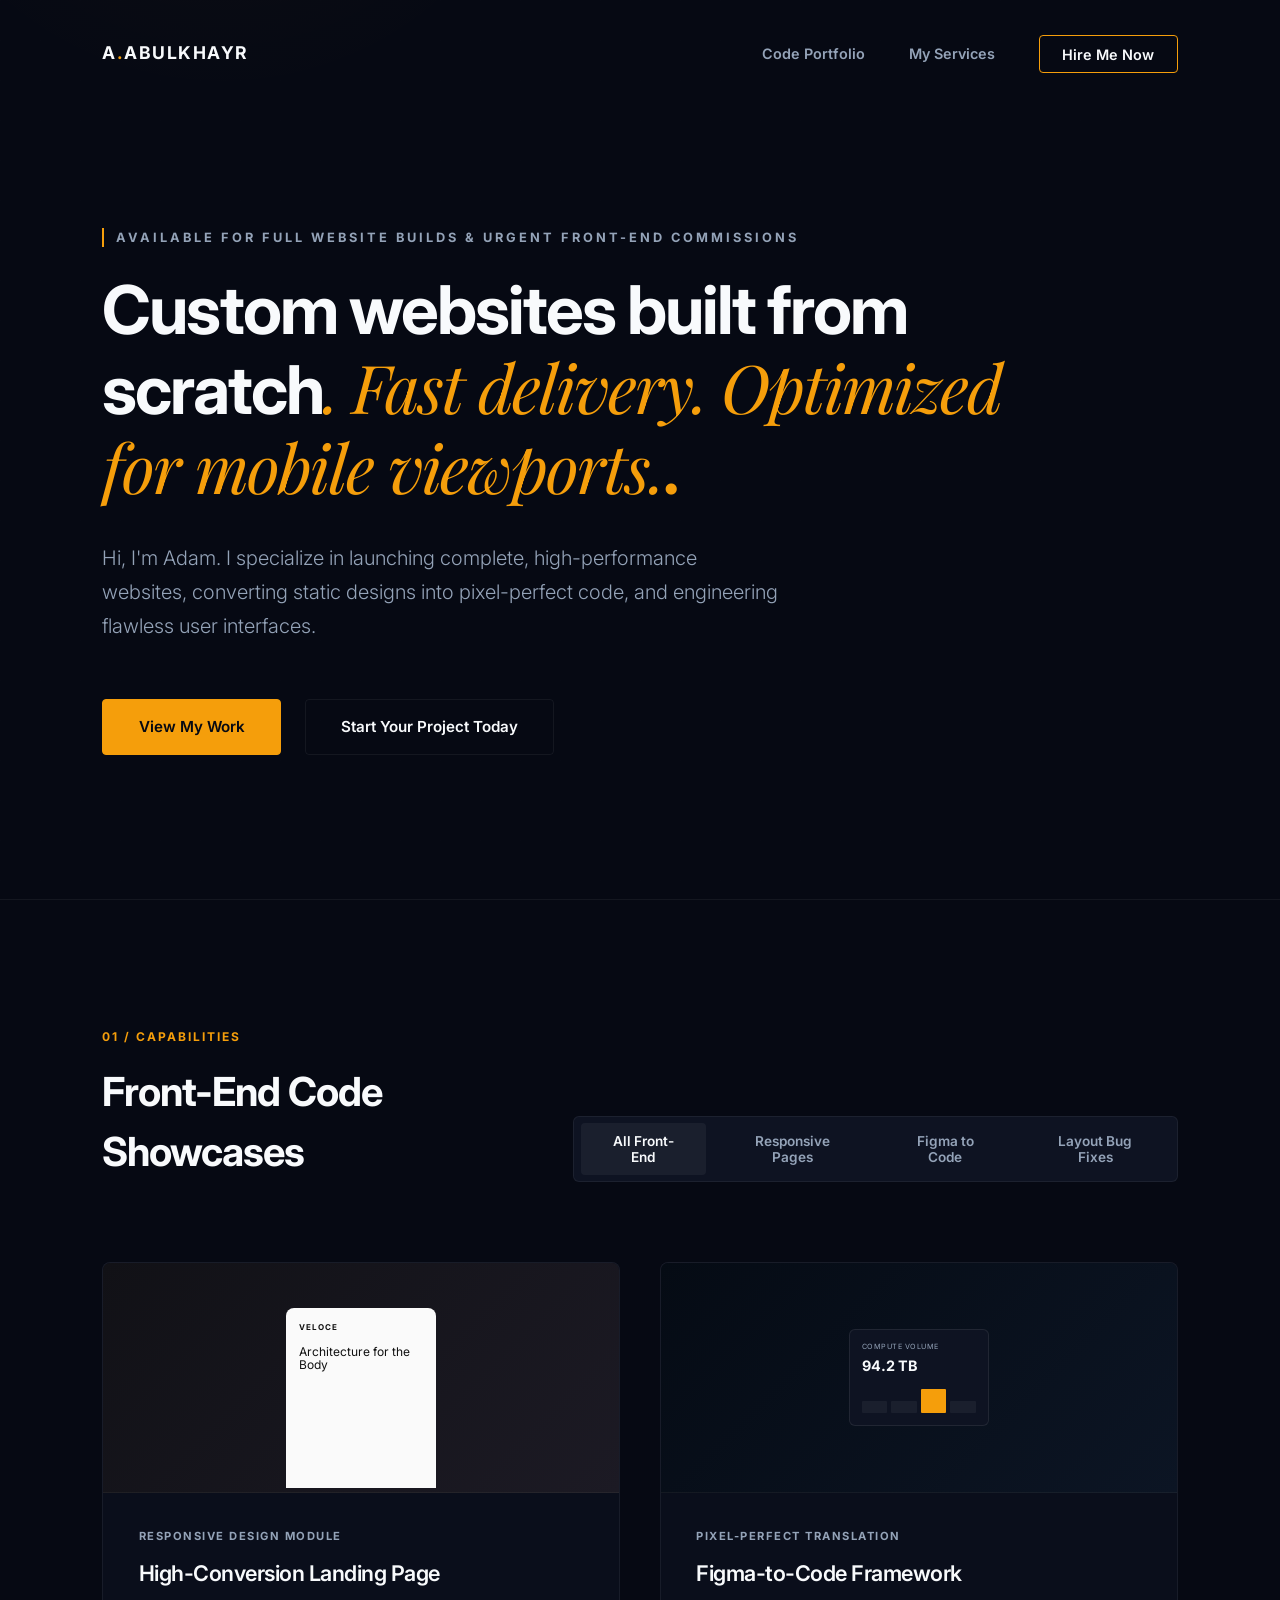
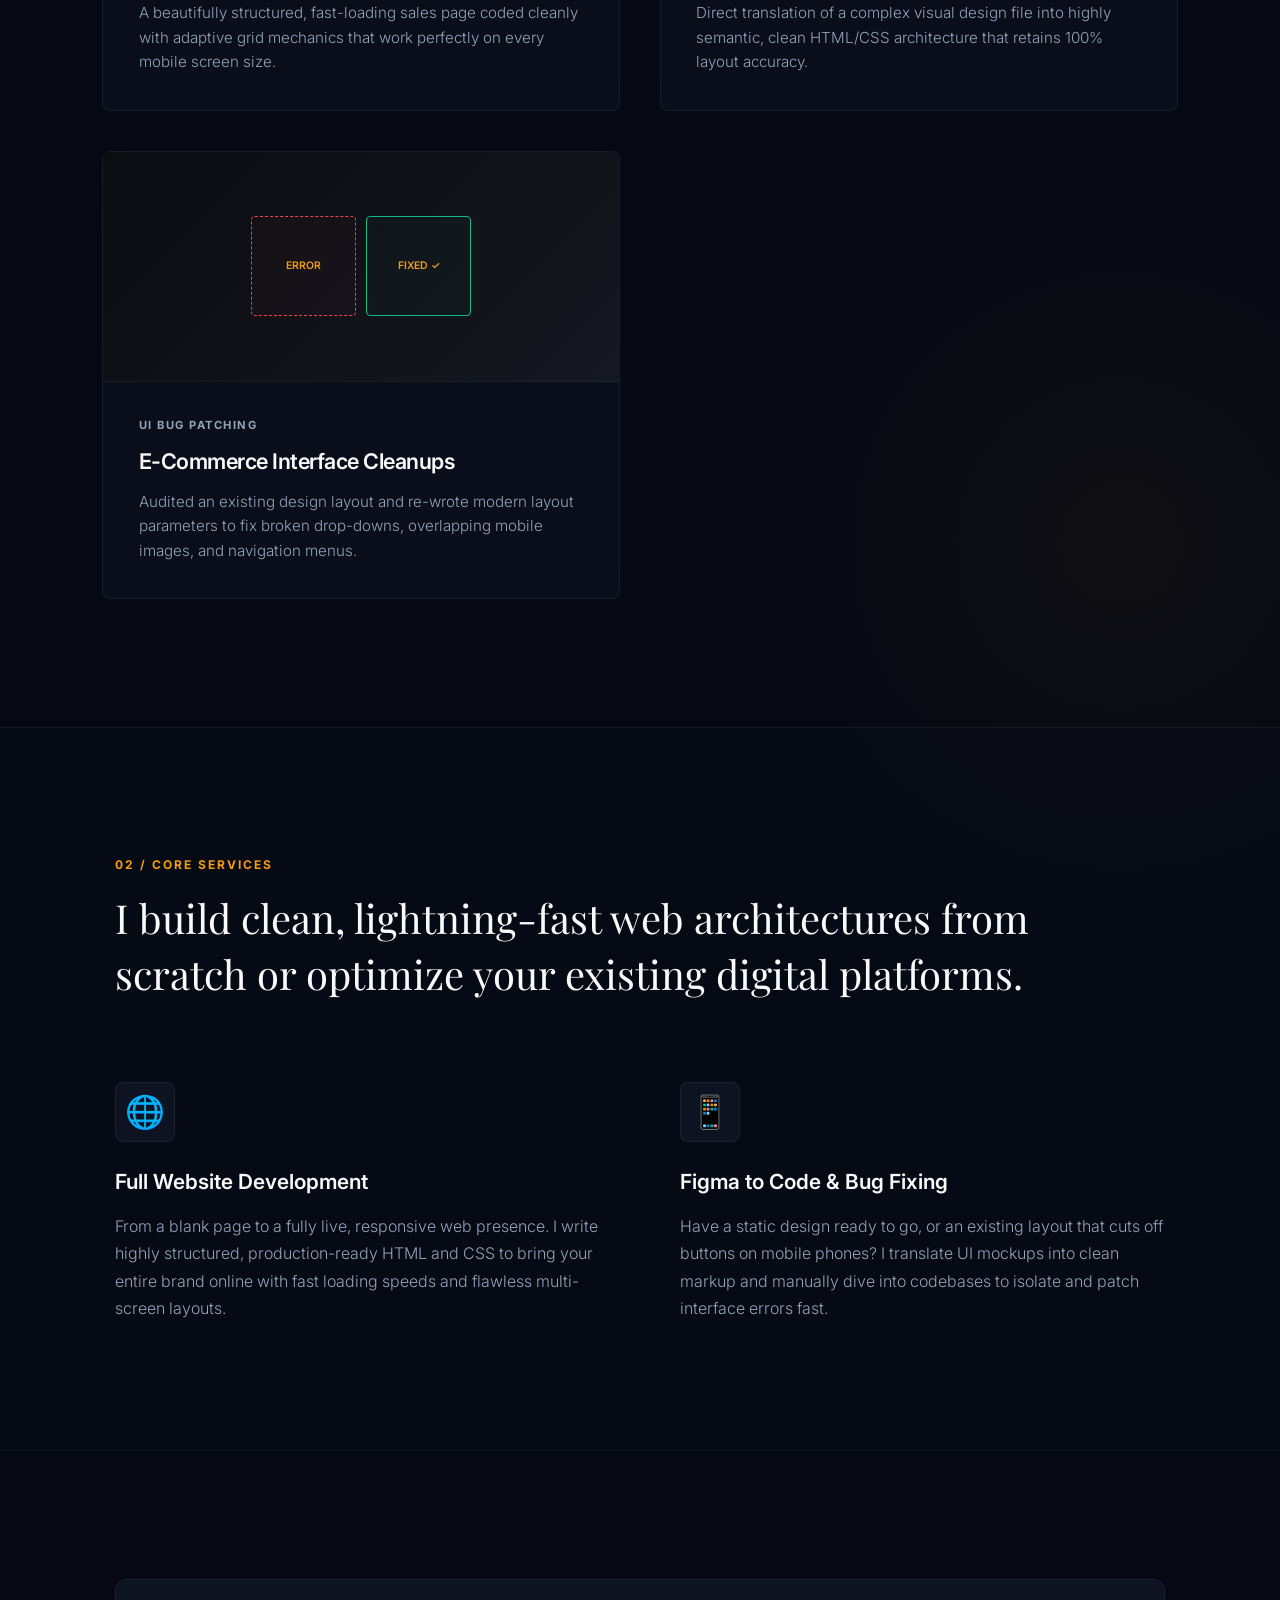
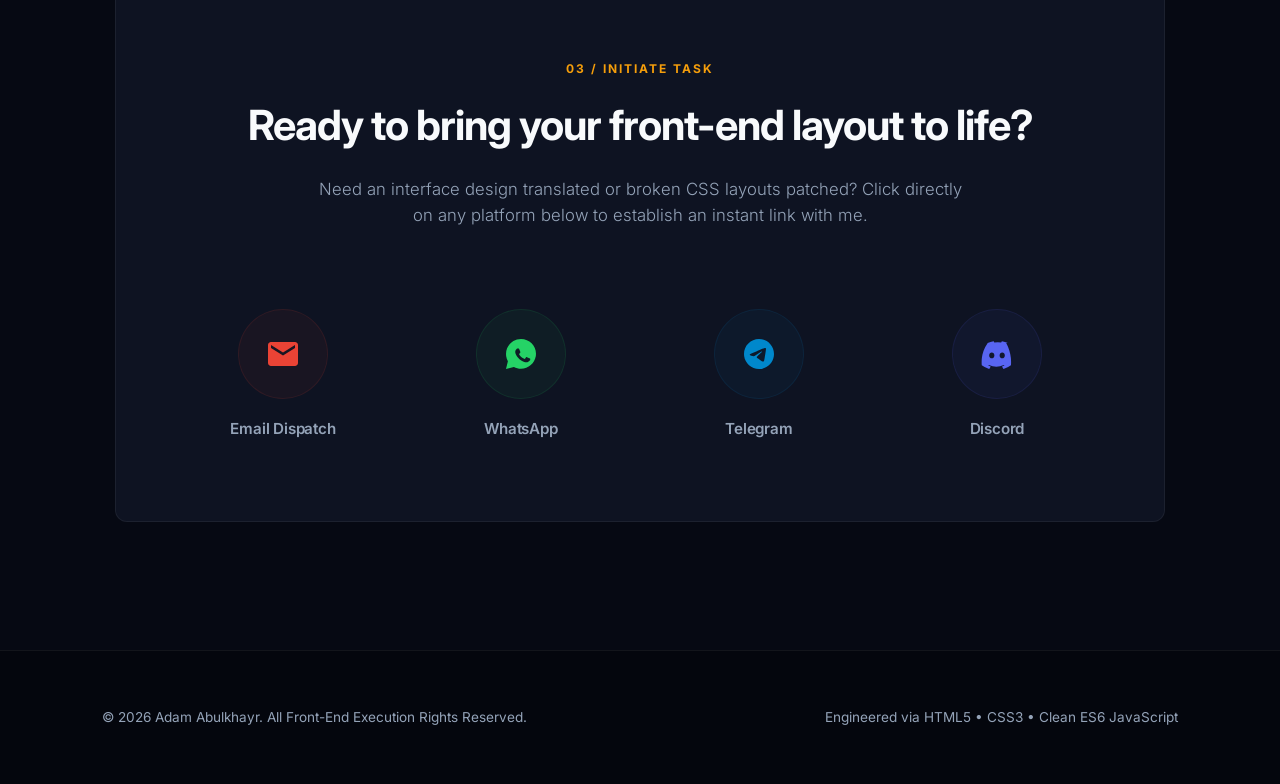
<file: index.html>
<!DOCTYPE html>
<html lang="en">
<head>
    <meta charset="UTF-8">
    <meta name="viewport" content="width=device-width, initial-scale=1.0">
    <title>Adam Abulkhayr — Front-End Developer & UI Engineer</title>
    <link rel="icon" type="image/x-icon" href="favicon.ico">
    <link rel="stylesheet" href="style.css">
    <link rel="preconnect" href="https://fonts.googleapis.com">
    <link rel="preconnect" href="https://fonts.gstatic.com" crossorigin>
    <link href="https://fonts.googleapis.com/css2?family=Inter:wght@300;400;600;700&family=Playfair+Display:ital,wght@0,600;1,400&display=swap" rel="stylesheet">
</head>
<body>

    <div class="bg-glow glow-1"></div>
    <div class="bg-glow glow-2"></div>
    <div class="grid-overlay"></div>

    <header>
        <div class="logo">A<span>.</span>ABULKHAYR</div>
        <nav>
            <a href="#work">Code Portfolio</a>
            <a href="#services">My Services</a>
            <a href="#contact" class="nav-cta">Hire Me Now</a>
        </nav>
    </header>

    <section class="hero">
        <div class="hero-container">
            <h2 class="subtitle-tag">Available for Full Website Builds & Urgent Front-End Commissions</h2>
            <h1>Custom websites built from scratch<span class="serif-italic">. Fast delivery. Optimized for mobile viewports.</span><span>.</span></h1>
            <p class="hero-lead">Hi, I'm Adam. I specialize in launching complete, high-performance websites, converting static designs into pixel-perfect code, and engineering flawless user interfaces.</p>
            <div class="hero-actions">
                <a href="#work" class="btn-primary">View My Work</a>
                <a href="#contact" class="btn-secondary">Start Your Project Today</a>
            </div>
        </div>
    </section>

    <section id="work" class="work-section">
        <div class="section-header">
            <div>
                <p class="section-tag">01 / CAPABILITIES</p>
                <h2>Front-End Code Showcases</h2>
            </div>
            <div class="filter-tabs">
                <button class="filter-btn active" data-filter="all">All Front-End</button>
                <button class="filter-btn" data-filter="responsive">Responsive Pages</button>
                <button class="filter-btn" data-filter="figma">Figma to Code</button>
                <button class="filter-btn" data-filter="bugs">Layout Bug Fixes</button>
            </div>
        </div>

        <div class="portfolio-grid">
            <div class="project-card" data-category="responsive" onclick="window.location.href='demos.html#demo1'" style="cursor: pointer;">
                <div class="card-media preview-responsive">
                    <div class="mock-ui-phone-preview">
                        <div class="mini-veloce-hero">
                            <div class="mini-logo">VELOCE</div>
                            <div class="mini-title">Architecture for the Body</div>
                            <div class="mini-img-stripe"></div>
                        </div>
                    </div>
                    <div class="media-overlay"><span>Launch Live Demo</span></div>
                </div>
                <div class="card-body">
                    <span class="card-tag">RESPONSIVE DESIGN MODULE</span>
                    <h3>High-Conversion Landing Page</h3>
                    <p>A beautifully structured, fast-loading sales page coded cleanly with adaptive grid mechanics that work perfectly on every mobile screen size.</p>
                </div>
            </div>
            
            <div class="project-card" data-category="figma" onclick="window.location.href='demos.html#demo2'" style="cursor: pointer;">
                <div class="card-media preview-figma">
                    <div class="mock-ui-canvas-preview">
                        <div class="mini-dashboard-widget">
                            <div class="mini-w-title">COMPUTE VOLUME</div>
                            <div class="mini-w-value">94.2 TB</div>
                            <div class="mini-w-graph">
                                <span></span><span></span><span></span><span></span>
                            </div>
                        </div>
                    </div>
                    <div class="media-overlay"><span>Launch Live Demo</span></div>
                </div>
                <div class="card-body">
                    <span class="card-tag">PIXEL-PERFECT TRANSLATION</span>
                    <h3>Figma-to-Code Framework</h3>
                    <p>Direct translation of a complex visual design file into highly semantic, clean HTML/CSS architecture that retains 100% layout accuracy.</p>
                </div>
            </div>
            
            <div class="project-card" data-category="bugs" onclick="window.location.href='demos.html#demo3'" style="cursor: pointer;">
                <div class="card-media preview-bugs">
                    <div class="mock-ui-split-preview">
                        <div class="mini-pane-broken"><span>Error</span></div>
                        <div class="mini-pane-fixed"><span>Fixed ✓</span></div>
                    </div>
                    <div class="media-overlay"><span>Launch Live Demo</span></div>
                </div>
                <div class="card-body">
                    <span class="card-tag">UI BUG PATCHING</span>
                    <h3>E-Commerce Interface Cleanups</h3>
                    <p>Audited an existing design layout and re-wrote modern layout parameters to fix broken drop-downs, overlapping mobile images, and navigation menus.</p>
                </div>
            </div>
        </div>
    </section>

    <section id="services" class="services-section">
        <div class="services-container">
            <p class="section-tag">02 / CORE SERVICES</p>
            <h2>I build clean, lightning-fast web architectures from scratch or optimize your existing digital platforms.</h2>
            <div class="services-grid">
                <div class="services-col">
                    <div class="service-icon-wrapper">🌐</div>
                    <h3>Full Website Development</h3>
                    <p>From a blank page to a fully live, responsive web presence. I write highly structured, production-ready HTML and CSS to bring your entire brand online with fast loading speeds and flawless multi-screen layouts.</p>
                </div>
                <div class="services-col">
                    <div class="service-icon-wrapper">📱</div>
                    <h3>Figma to Code & Bug Fixing</h3>
                    <p>Have a static design ready to go, or an existing layout that cuts off buttons on mobile phones? I translate UI mockups into clean markup and manually dive into codebases to isolate and patch interface errors fast.</p>
                </div>
            </div>
        </div>
    </section>

    <section id="contact" class="contact-section">
        <div class="contact-card">
            <p class="section-tag">03 / INITIATE TASK</p>
            <h2>Ready to bring your front-end layout to life?</h2>
            <p class="contact-lead">Need an interface design translated or broken CSS layouts patched? Click directly on any platform below to establish an instant link with me.</p>
            
            <div class="massive-icon-matrix">
                <a href="mailto:iamadamabulkhayr@gmail.com" class="matrix-link-target" title="Send Email" target="_blank" rel="noopener">
                    <div class="giant-brand-icon icon-gmail">
                        <svg viewBox="0 0 24 24" fill="currentColor" xmlns="http://www.w3.org/2000/svg" preserveAspectRatio="xMidYMid meet">
                            <path d="M20 4H4c-1.1 0-2 .9-2 2v12c0 1.1.9 2 2 2h16c1.1 0 2-.9 2-2V6c0-1.1-.9-2-2-2zm0 4l-8 5-8-5V6l8 5 8-5v2z"/>
                        </svg>
                    </div>
                    <span class="matrix-label">Email Dispatch</span>
                </a>

                <a href="https://wa.me/2349077966090" class="matrix-link-target" title="Chat on WhatsApp" target="_blank" rel="noopener">
                    <div class="giant-brand-icon icon-whatsapp">
                        <svg viewBox="0 0 24 24" fill="currentColor" xmlns="http://www.w3.org/2000/svg" preserveAspectRatio="xMidYMid meet">
                            <path d="M12.004 2c-5.518 0-9.996 4.477-9.996 9.995 0 1.763.458 3.42 1.257 4.876L2 22l5.28-1.385c1.4.764 2.996 1.186 4.724 1.186 5.518 0 9.996-4.477 9.996-9.995C22 6.477 17.522 2 12.004 2zm5.83 14.238c-.24.675-1.187 1.226-1.637 1.272-.44.046-.874.223-2.812-.534-2.48-.968-4.085-3.486-4.207-3.65-.122-.164-1.026-1.365-1.026-2.604 0-1.24.653-1.85.886-2.102.233-.252.512-.315.683-.315.17 0 .342.002.49.01.15.007.35-.057.548.42.204.493.698 1.7.759 1.823.06.124.1.267.018.432-.082.165-.123.268-.246.412-.122.144-.258.32-.367.43-.122.12-.25.25-.107.496.143.245.635 1.047 1.36 1.693.935.83 1.722 1.086 1.967 1.208.245.122.39.103.534-.06.144-.165.613-.712.776-.957.164-.244.327-.205.55-.123.224.083 1.423.67 1.669.793.246.123.408.185.47.29.06.106.06.61-.18 1.285z"/>
                        </svg>
                    </div>
                    <span class="matrix-label">WhatsApp</span>
                </a>

                <a href="https://t.me/adamabulkahyr" class="matrix-link-target" title="Open Telegram Channel" target="_blank" rel="noopener">
                    <div class="giant-brand-icon icon-telegram">
                        <svg viewBox="0 0 24 24" fill="currentColor" xmlns="http://www.w3.org/2000/svg" preserveAspectRatio="xMidYMid meet">
                            <path d="M12 2C6.48 2 2 6.48 2 12s4.48 10 10 10 10-4.48 10-10S17.52 2 12 2zm4.64 6.8c-.15 1.58-.8 5.42-1.13 7.19-.14.75-.42 1-.68 1.03-.58.05-1.02-.38-1.58-.75-.88-.58-1.38-.94-2.23-1.5-1-.65-.35-1 .22-1.59.15-.15 2.71-2.48 2.76-2.69a.2.2 0 00-.05-.18c-.06-.05-.14-.03-.21-.02-.09.02-1.49.95-4.22 2.79-.4.27-.76.41-1.08.4-.36-.01-1.04-.2-1.55-.37-.63-.2-1.12-.31-1.08-.66.02-.18.27-.36.74-.55 2.92-1.27 4.86-2.11 5.83-2.51 2.78-1.16 3.35-1.36 3.73-1.36.08 0 .27.02.39.12.1.08.13.19.14.27-.01.06.01.24 0 .33z"/>
                        </svg>
                    </div>
                    <span class="matrix-label">Telegram</span>
                </a>

                <a href="#" class="matrix-link-target" title="Copy Discord Username" onclick="navigator.clipboard.writeText('adamabulkahyr'); alert('Discord handle copied to clipboard!'); return false;">
                    <div class="giant-brand-icon icon-discord">
                        <svg viewBox="0 0 24 24" fill="currentColor" xmlns="http://www.w3.org/2000/svg" preserveAspectRatio="xMidYMid meet">
                            <path d="M19.27 4.73a16.1 16.1 0 00-3.97-1.23.05.05 0 00-.05.02c-.17.3-.37.63-.5.78a14.85 14.85 0 00-4.5 0c-.13-.15-.33-.48-.5-.78a.05.05 0 00-.05-.02 16.1 16.1 0 00-3.97 1.23.05.05 0 00-.02.02C2.18 9.79 1.48 14.71 1.83 19.54a.05.05 0 00.02.04 16.18 16.18 0 004.9 2.48.05.05 0 00.06-.02c.38-.52.72-1.07 1-1.65a.05.05 0 00-.03-.07 10.57 10.57 0 01-1.54-.73.05.05 0 010-.09c.1-.07.2-.15.3-.23a.05.05 0 01.05 0 11.53 11.53 0 009.96 0 .05.05 0 01.05 0c.1.08.2.16.3.23a.05.05 0 010 .09 10.51 10.51 0 01-1.54.73.05.05 0 00-.03.07c.29.58.63 1.13 1 1.65a.05.05 0 00.06.02 16.18 16.18 0 004.9-2.48.05.05 0 00.02-.04c.4-5.34-.66-10.22-3.1-14.79a.05.05 0 00-.02-.02zM8.52 14.91c-.95 0-1.74-.88-1.74-1.95s.76-1.95 1.74-1.95c.99 0 1.76.88 1.74 1.95 0 1.07-.75 1.95-1.74 1.95zm6.96 0c-.95 0-1.74-.88-1.74-1.95s.76-1.95 1.74-1.95c.99 0 1.76.88 1.74 1.95 0 1.07-.75 1.95-1.74 1.95z"/>
                        </svg>
                    </div>
                    <span class="matrix-label">Discord</span>
                </a>
            </div>
        </div>
    </section>

    <footer>
        <div class="footer-wrap">
            <p class="copyright">&copy; 2026 Adam Abulkhayr. All Front-End Execution Rights Reserved.</p>
            <p class="footer-tech">Engineered via HTML5 • CSS3 • Clean ES6 JavaScript</p>
        </div>
    </footer>

    <script src="main.js"></script>
</body>
</html>
</file>
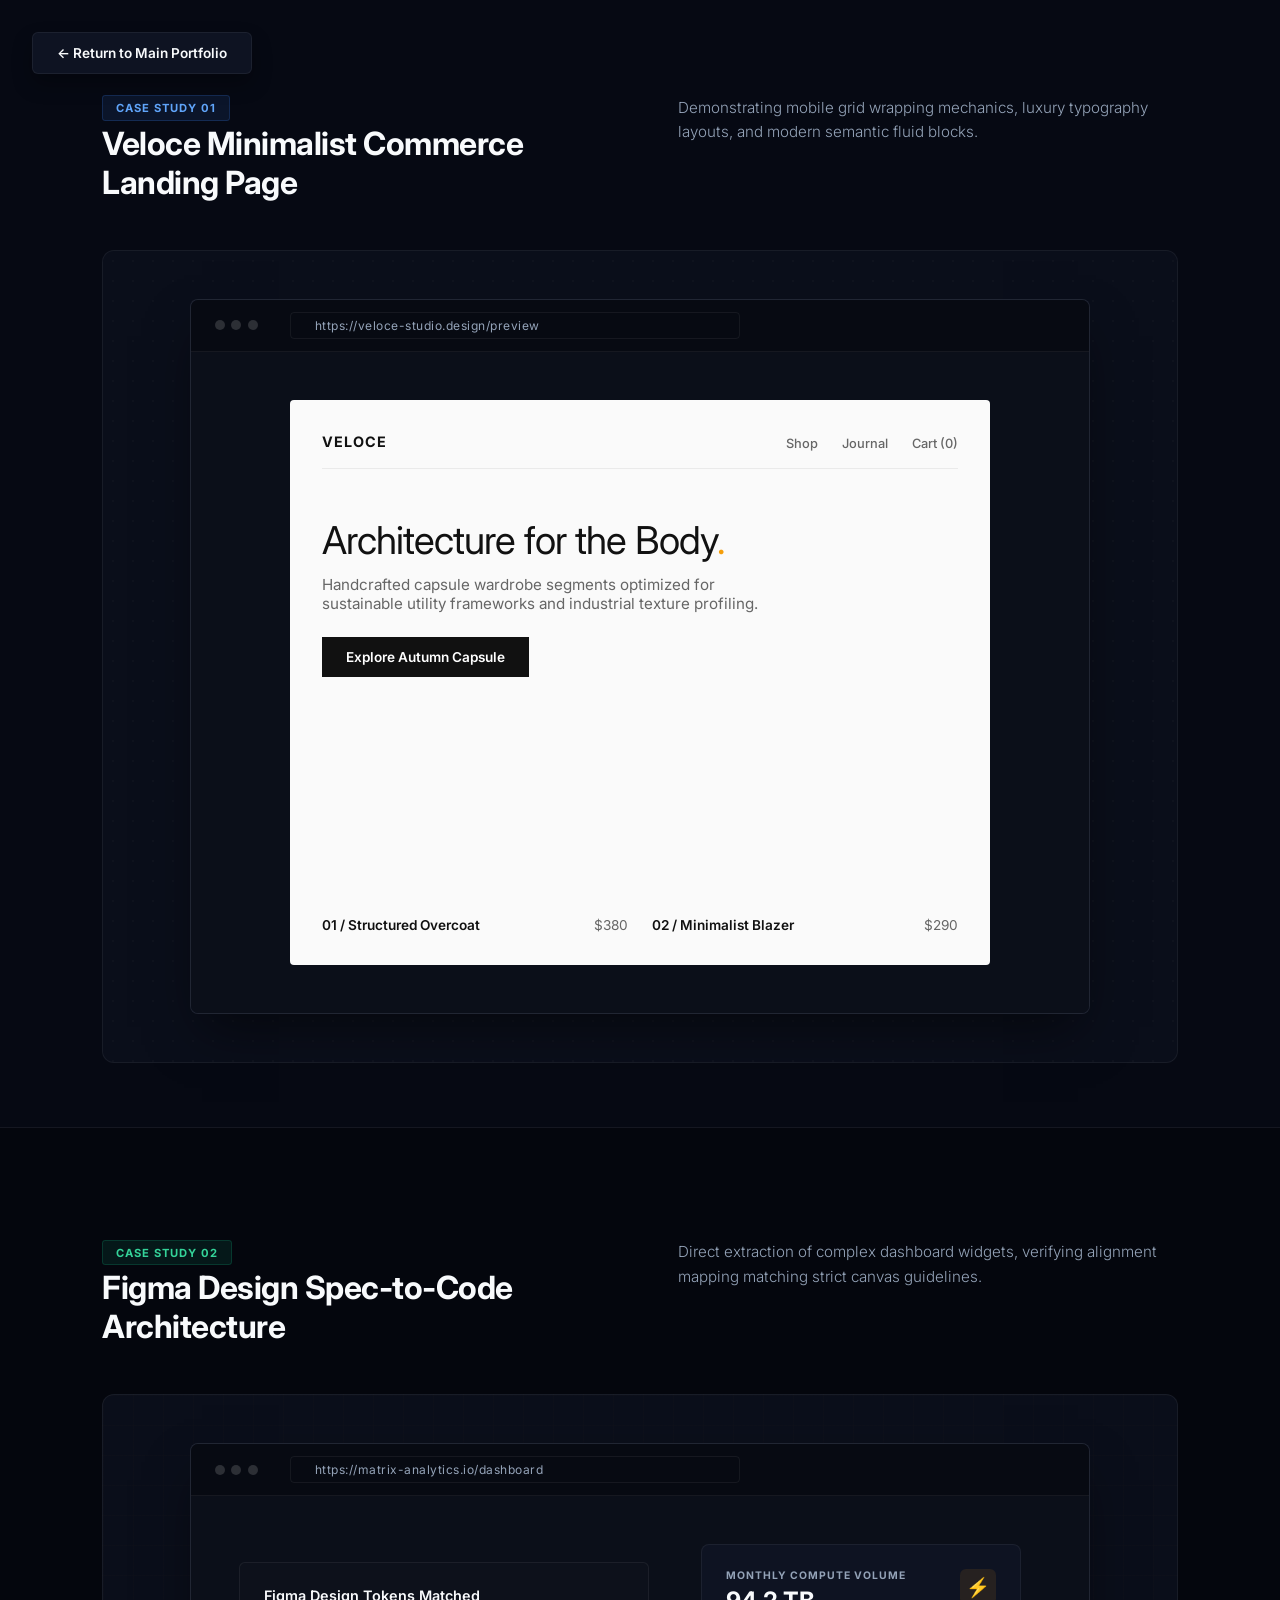
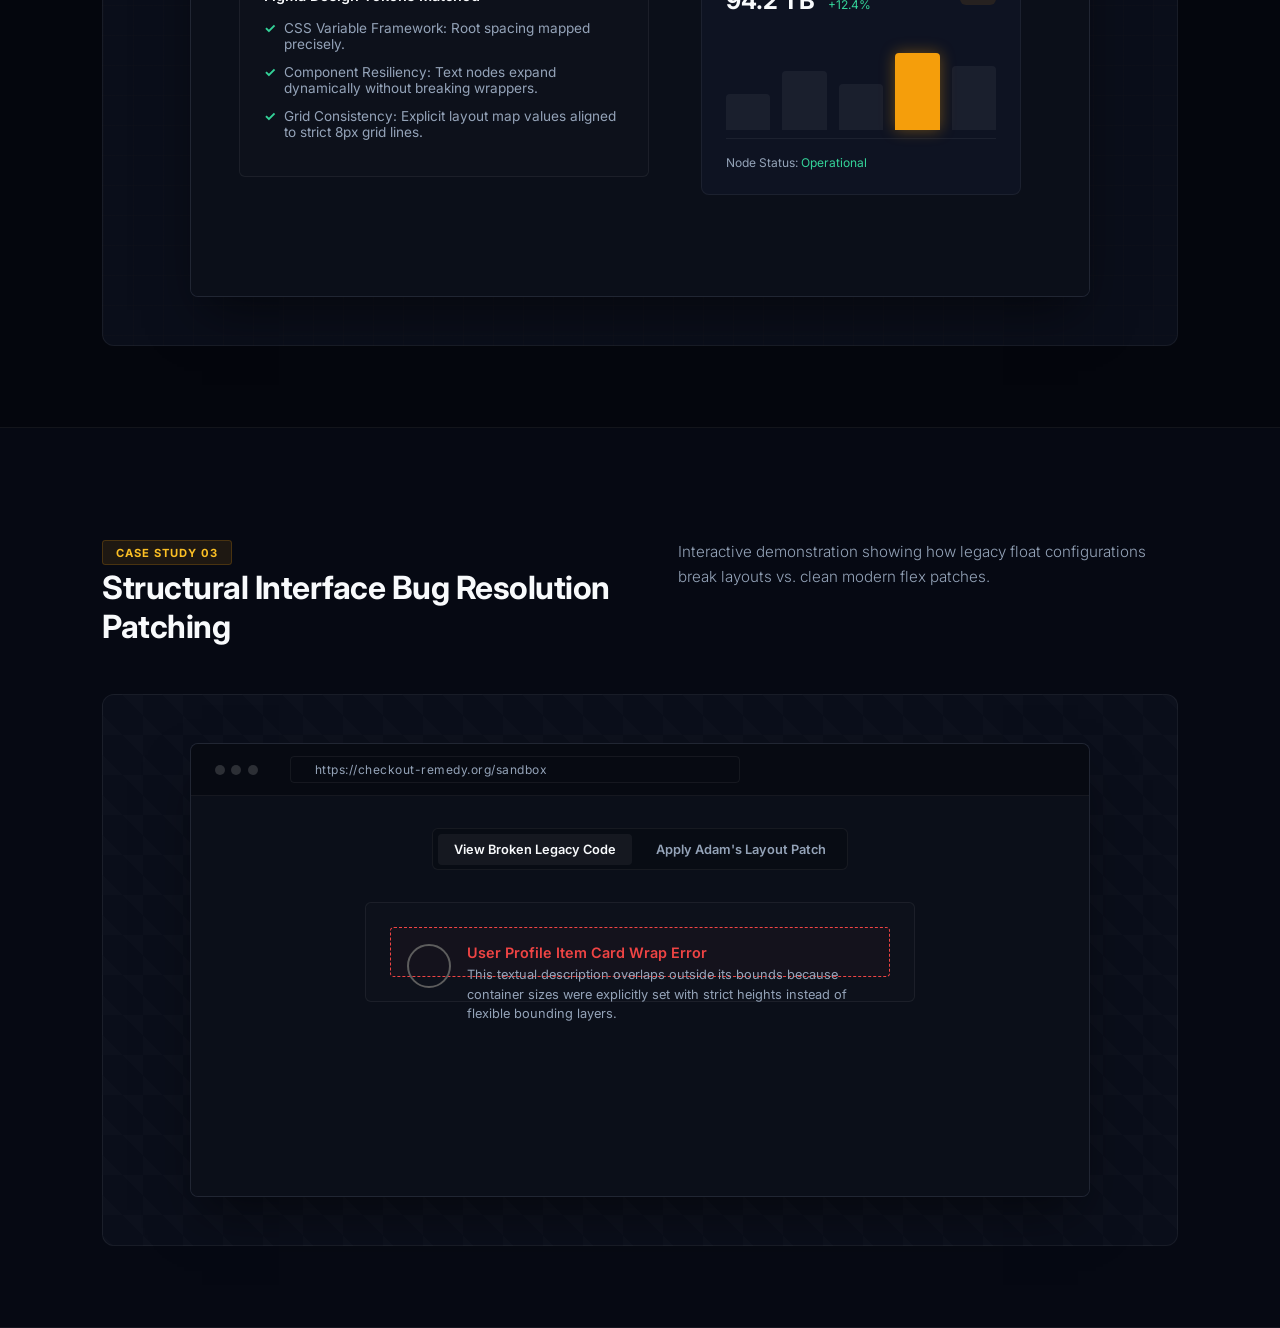
<file: demos.html>
<!DOCTYPE html>
<html lang="en">
<head>
    <meta charset="UTF-8">
    <meta name="viewport" content="width=device-width, initial-scale=1.0">
    <title>Adam Abulkhayr — Project Live Showcases</title>
    <link rel="icon" type="image/x-icon" href="favicon.ico">
    <link rel="stylesheet" href="demos-style.css">
    <link rel="preconnect" href="https://fonts.googleapis.com">
    <link rel="preconnect" href="https://fonts.gstatic.com" crossorigin>
    <link href="https://fonts.googleapis.com/css2?family=Inter:wght@300;400;600;700&display=swap" rel="stylesheet">
</head>
<body>

    <a href="index.html" class="back-to-portfolio">← Return to Main Portfolio</a>

    <!-- DEMO 1: Premium Retail UI Landing Page Mock -->
    <section id="demo1" class="demo-viewport">
        <div class="demo-meta-bar">
            <div>
                <span class="badge badge-blue">Case Study 01</span>
                <h2>Veloce Minimalist Commerce Landing Page</h2>
            </div>
            <p class="meta-desc">Demonstrating mobile grid wrapping mechanics, luxury typography layouts, and modern semantic fluid blocks.</p>
        </div>
        
        <div class="interactive-preview-box design-grid-pattern">
            <div class="mock-browser-window">
                <div class="browser-header">
                    <div class="dots"><span class="dot"></span><span class="dot"></span><span class="dot"></span></div>
                    <div class="url-bar">https://veloce-studio.design/preview</div>
                </div>
                <div class="browser-body">
                    <div class="veloce-container">
                        <nav class="veloce-nav">
                            <div class="v-logo">VELOCE</div>
                            <div class="v-links"><span>Shop</span><span>Journal</span><span>Cart (0)</span></div>
                        </nav>
                        <div class="veloce-hero">
                            <h1>Architecture for the Body<span>.</span></h1>
                            <p>Handcrafted capsule wardrobe segments optimized for sustainable utility frameworks and industrial texture profiling.</p>
                            <button class="v-btn">Explore Autumn Capsule</button>
                        </div>
                        <div class="veloce-display-grid">
                            <div class="v-card card-a">
                                <div class="v-img-real image-coat"></div>
                                <div class="v-card-info"><h5>01 / Structured Overcoat</h5><p>$380</p></div>
                            </div>
                            <div class="v-card card-b">
                                <div class="v-img-real image-blazer"></div>
                                <div class="v-card-info"><h5>02 / Minimalist Blazer</h5><p>$290</p></div>
                            </div>
                        </div>
                    </div>
                </div>
            </div>
        </div>
    </section>

    <!-- DEMO 2: High-Fidelity Figma Code Extraction -->
    <section id="demo2" class="demo-viewport dark-variant">
        <div class="demo-meta-bar">
            <div>
                <span class="badge badge-green">Case Study 02</span>
                <h2>Figma Design Spec-to-Code Architecture</h2>
            </div>
            <p class="meta-desc">Direct extraction of complex dashboard widgets, verifying alignment mapping matching strict canvas guidelines.</p>
        </div>

        <div class="interactive-preview-box layout-isometric-pattern">
            <div class="mock-browser-window">
                <div class="browser-header">
                    <div class="dots"><span class="dot"></span><span class="dot"></span><span class="dot"></span></div>
                    <div class="url-bar">https://matrix-analytics.io/dashboard</div>
                </div>
                <div class="browser-body figma-body">
                    <div class="figma-showcase-split">
                        <div class="figma-spec-panel">
                            <h4>Figma Design Tokens Matched</h4>
                            <ul>
                                <li><span>✓</span> CSS Variable Framework: Root spacing mapped precisely.</li>
                                <li><span>✓</span> Component Resiliency: Text nodes expand dynamically without breaking wrappers.</li>
                                <li><span>✓</span> Grid Consistency: Explicit layout map values aligned to strict 8px grid lines.</li>
                            </ul>
                        </div>
                        <div class="figma-rendered-ui">
                            <div class="dashboard-widget">
                                <div class="widget-header">
                                    <div>
                                        <h6>MONTHLY COMPUTE VOLUME</h6>
                                        <h4>94.2 TB <span class="trend-up">+12.4%</span></h4>
                                    </div>
                                    <span class="widget-icon">⚡</span>
                                </div>
                                <div class="mock-chart-container">
                                    <div class="chart-bar" style="height: 40%"></div>
                                    <div class="chart-bar" style="height: 65%"></div>
                                    <div class="chart-bar" style="height: 50%"></div>
                                    <div class="chart-bar active" style="height: 85%"></div>
                                    <div class="chart-bar" style="height: 70%"></div>
                                </div>
                                <div class="widget-footer-metrics">
                                    <p>Node Status: <span>Operational</span></p>
                                </div>
                            </div>
                        </div>
                    </div>
                </div>
            </div>
        </div>
    </section>

    <!-- DEMO 3: Layout Bug Fix Playground -->
    <section id="demo3" class="demo-viewport">
        <div class="demo-meta-bar">
            <div>
                <span class="badge badge-amber">Case Study 03</span>
                <h2>Structural Interface Bug Resolution Patching</h2>
            </div>
            <p class="meta-desc">Interactive demonstration showing how legacy float configurations break layouts vs. clean modern flex patches.</p>
        </div>

        <div class="interactive-preview-box bug-fix-pattern">
            <div class="mock-browser-window">
                <div class="browser-header">
                    <div class="dots"><span class="dot"></span><span class="dot"></span><span class="dot"></span></div>
                    <div class="url-bar">https://checkout-remedy.org/sandbox</div>
                </div>
                <div class="browser-body bug-body">
                    <div class="bug-toggle-container">
                        <button id="triggerBroken" class="bug-btn active">View Broken Legacy Code</button>
                        <button id="triggerFixed" class="bug-btn">Apply Adam's Layout Patch</button>
                    </div>
                    
                    <div id="bugBoxWrapper" class="buggy-layout-container legacy-broken">
                        <div class="bug-element">
                            <div class="mock-avatar-img"></div>
                            <div class="mock-text-strings">
                                <h6>User Profile Item Card Wrap Error</h6>
                                <p>This textual description overlaps outside its bounds because container sizes were explicitly set with strict heights instead of flexible bounding layers.</p>
                            </div>
                        </div>
                    </div>
                </div>
            </div>
        </div>
    </section>

    <script src="demos-engine.js"></script>
</body>
</html>
</file>
<file: style.css>
:root {
    --bg-base: #060913;
    --bg-surface: #0e1322;
    --bg-card: rgba(14, 19, 34, 0.6);
    --border-subtle: rgba(255, 255, 255, 0.06);
    --text-main: #f8fafc;
    --text-muted: #94a3b8;
    --accent: #f59e0b;
    --accent-hover: #fbbf24;
    --transition-smooth: all 0.4s cubic-bezier(0.16, 1, 0.3, 1);
}

/* Global Layout Rules */
* { margin: 0; padding: 0; box-sizing: border-box; font-family: 'Inter', sans-serif; scroll-behavior: smooth; }
html, body { width: 100%; overflow-x: hidden; } /* Added width constraint */
body { background-color: var(--bg-base); color: var(--text-main); position: relative; line-height: 1.5; }
img, svg, video { max-width: 100%; height: auto; } /* Added to prevent media overflow */
span { color: var(--accent); }
.serif-italic { font-family: 'Playfair Display', serif; font-style: italic; font-weight: 400; }
.section-tag { font-size: 0.75rem; font-weight: 700; letter-spacing: 2px; color: var(--accent); margin-bottom: 1rem; }

/* Background Overlays */
.bg-glow { position: absolute; width: 700px; height: 700px; border-radius: 50%; background: radial-gradient(circle, rgba(245, 158, 11, 0.04) 0%, rgba(0,0,0,0) 70%); z-index: -2; pointer-events: none; }
.glow-1 { top: -15%; left: -10%; }
.glow-2 { top: 45%; right: -15%; }
.grid-overlay { position: fixed; top: 0; left: 0; width: 100%; height: 100%; background-image: linear-gradient(rgba(255, 255, 255, 0.005) 1px, transparent 1px), linear-gradient(90deg, rgba(255, 255, 255, 0.005) 1px, transparent 1px); background-size: 40px 40px; z-index: -1; pointer-events: none; }

/* Header & Nav */
header { display: flex; justify-content: space-between; align-items: center; padding: 2.5rem 8%; position: absolute; width: 100%; z-index: 10; }
.logo { font-weight: 700; font-size: 1.1rem; letter-spacing: 1.5px; }
nav a { color: var(--text-muted); text-decoration: none; font-weight: 600; font-size: 0.9rem; margin-left: 2.5rem; transition: var(--transition-smooth); }
nav a:hover { color: var(--text-main); }
.nav-cta { border: 1px solid var(--accent); color: var(--text-main) !important; padding: 0.6rem 1.4rem; border-radius: 4px; }
.nav-cta:hover { background-color: rgba(245, 158, 11, 0.1); transform: translateY(-1px); }

/* Hero */
.hero { min-height: 100vh; display: flex; align-items: center; padding: 0 8%; border-bottom: 1px solid var(--border-subtle); }
.hero-container { max-width: 920px; padding-top: 5rem; }
.subtitle-tag { font-size: 0.8rem; text-transform: uppercase; letter-spacing: 3px; color: var(--text-muted); margin-bottom: 1.5rem; display: inline-block; border-left: 2px solid var(--accent); padding-left: 12px; }
.hero h1 { font-size: 4.2rem; font-weight: 700; line-height: 1.15; letter-spacing: -2px; margin-bottom: 2rem; }
.hero-lead { font-size: 1.25rem; line-height: 1.7; color: var(--text-muted); max-width: 680px; margin-bottom: 3.5rem; font-weight: 300; }
.hero-actions { display: flex; gap: 1.5rem; }

.btn-primary, .btn-secondary { padding: 1rem 2.2rem; border-radius: 4px; font-weight: 600; text-decoration: none; font-size: 0.95rem; transition: var(--transition-smooth); cursor: pointer; border: 1px solid transparent; }
.btn-primary { background-color: var(--accent); color: var(--bg-base); border-color: var(--accent); }
.btn-primary:hover { background-color: var(--accent-hover); border-color: var(--accent-hover); transform: translateY(-2px); box-shadow: 0 10px 20px rgba(245, 158, 11, 0.15); }
.btn-secondary { background-color: transparent; color: var(--text-main); border-color: var(--border-subtle); }
.btn-secondary:hover { background-color: rgba(255,255,255,0.02); border-color: var(--text-muted); transform: translateY(-2px); }

/* Portfolio Grid Infrastructure */
.work-section { padding: 8rem 8%; border-bottom: 1px solid var(--border-subtle); }
.section-header { display: flex; justify-content: space-between; align-items: flex-end; margin-bottom: 5rem; }
.work-section h2 { font-size: 2.5rem; letter-spacing: -1px; font-weight: 700; }
.filter-tabs { display: flex; gap: 0.5rem; background: var(--bg-surface); padding: 0.4rem; border-radius: 6px; border: 1px solid var(--border-subtle); }
.filter-btn { background: transparent; border: none; color: var(--text-muted); padding: 0.6rem 1.4rem; font-size: 0.85rem; font-weight: 600; border-radius: 4px; cursor: pointer; transition: var(--transition-smooth); }
.filter-btn.active, .filter-btn:hover { color: var(--text-main); background: rgba(255, 255, 255, 0.05); }

.portfolio-grid { display: grid; grid-template-columns: repeat(auto-fit, minmax(340px, 1fr)); gap: 2.5rem; }
.project-card { background: var(--bg-card); border: 1px solid var(--border-subtle); border-radius: 8px; overflow: hidden; backdrop-filter: blur(16px); transition: var(--transition-smooth); display: flex; flex-direction: column; }
.project-card.hidden { display: none; }
.project-card:hover { transform: translateY(-8px); border-color: rgba(245, 158, 11, 0.3); box-shadow: 0 15px 30px rgba(0,0,0,0.3); }

.card-media { height: 230px; position: relative; border-bottom: 1px solid var(--border-subtle); display: flex; align-items: center; justify-content: center; overflow: hidden; background: #090e1a; }
.media-overlay { position: absolute; width: 100%; height: 100%; background: rgba(6, 9, 19, 0.85); opacity: 0; display: flex; align-items: center; justify-content: center; transition: var(--transition-smooth); z-index: 5; }
.project-card:hover .media-overlay { opacity: 1; }
.media-overlay span { border: 1px solid var(--accent); padding: 0.5rem 1.2rem; font-size: 0.85rem; font-weight: 600; border-radius: 4px; background: var(--bg-base); }

.card-body { padding: 2.2rem; flex-grow: 1; display: flex; flex-direction: column; }
.card-tag { font-size: 0.7rem; font-weight: 700; color: var(--text-muted); letter-spacing: 1.5px; display: block; margin-bottom: 0.75rem; }
.card-body h3 { font-size: 1.35rem; margin-bottom: 0.75rem; font-weight: 600; letter-spacing: -0.5px; }
.card-body p { color: var(--text-muted); line-height: 1.6; font-size: 0.95rem; font-weight: 300; }

/* Mini Previews Metering Live Demo Workspace Frameworks */
.preview-responsive { background: linear-gradient(135deg, #111116 0%, #1c1a24 100%); }
.mock-ui-phone-preview { width: 150px; height: 180px; background: #fafafa; border-radius: 8px 8px 0 0; padding: 12px; border: 1px solid rgba(255,255,255,0.1); transform: translateY(20px); transition: var(--transition-smooth); }
.project-card:hover .mock-ui-phone-preview { transform: translateY(10px) scale(1.03); }
.mini-veloce-hero { color: #111; text-align: left; }
.mini-logo { font-size: 0.5rem; font-weight: 700; letter-spacing: 1px; margin-bottom: 12px; }
.mini-title { font-size: 0.75rem; font-weight: 400; line-height: 1.1; margin-bottom: 10px; }
.mini-img-stripe { height: 70px; background: url('https://images.unsplash.com/photo-1539571696357-5a69c17a67c6?auto=format&fit=crop&w=300&q=80') center/cover no-repeat; border-radius: 2px; }

.preview-figma { background: linear-gradient(135deg, #050b14 0%, #0c1524 100%); }
.mock-ui-canvas-preview { width: 180px; height: 120px; display: flex; align-items: center; justify-content: center; transition: var(--transition-smooth); }
.project-card:hover .mock-ui-canvas-preview { transform: scale(1.05); }
.mini-dashboard-widget { background: #0e1322; border: 1px solid rgba(255,255,255,0.08); padding: 12px; border-radius: 6px; width: 140px; }
.mini-w-title { font-size: 0.45rem; color: #94a3b8; letter-spacing: 0.5px; margin-bottom: 2px; }
.mini-w-value { font-size: 0.9rem; font-weight: 700; margin-bottom: 6px; }
.mini-w-graph { display: flex; gap: 4px; height: 30px; align-items: flex-end; }
.mini-w-graph span { flex: 1; background: rgba(255,255,255,0.05); border-radius: 1px; height: 40%; }
.mini-w-graph span:nth-child(3) { background: #f59e0b; height: 80%; }

.preview-bugs { background: linear-gradient(135deg, #0b0c10 0%, #151821 100%); }
.mock-ui-split-preview { width: 220px; height: 100px; display: flex; gap: 10px; transition: var(--transition-smooth); }
.project-card:hover .mock-ui-split-preview { transform: scale(1.02); }
.mini-pane-broken, .mini-pane-fixed { flex: 1; border-radius: 4px; display: flex; align-items: center; justify-content: center; font-size: 0.65rem; font-weight: 600; text-transform: uppercase; }
.mini-pane-broken { background: rgba(239, 68, 68, 0.03); border: 1px dashed #ef4444; color: #f87171; }
.mini-pane-fixed { background: rgba(16, 185, 129, 0.03); border: 1px solid #10b981; color: #34d399; }

/* Services Layout */
.services-section { padding: 8rem 8%; background: rgba(14, 19, 34, 0.2); border-bottom: 1px solid var(--border-subtle); }
.services-container { max-width: 1050px; margin: 0 auto; }
.services-section h2 { font-family: 'Playfair Display', serif; font-size: 2.5rem; font-weight: 400; line-height: 1.4; margin-bottom: 5rem; }
.services-grid { display: grid; grid-template-columns: 1fr 1fr; gap: 5rem; }
.service-icon-wrapper { font-size: 2rem; margin-bottom: 1.5rem; background: var(--bg-surface); width: 60px; height: 60px; display: flex; align-items: center; justify-content: center; border-radius: 8px; border: 1px solid var(--border-subtle); }
.services-col h3 { font-size: 1.3rem; margin-bottom: 1rem; font-weight: 600; }
.services-col p { color: var(--text-muted); line-height: 1.7; font-size: 1rem; font-weight: 300; }

/* Communications Matrix Styles - Anti-Distortion Framework */
.contact-section { padding: 8rem 8%; display: flex; justify-content: center; }
.contact-card { background: var(--bg-surface); border: 1px solid var(--border-subtle); border-radius: 12px; padding: 5rem 4rem; max-width: 1050px; width: 100%; text-align: center; }
.contact-section h2 { font-size: 2.6rem; letter-spacing: -1px; margin-bottom: 1.2rem; font-weight: 700; }
.contact-lead { color: var(--text-muted); margin-bottom: 5rem; font-weight: 300; max-width: 650px; margin-left: auto; margin-right: auto; font-size: 1.05rem; line-height: 1.6; }

.massive-icon-matrix { 
    display: grid; 
    grid-template-columns: repeat(4, 1fr); 
    gap: 2rem; 
    justify-items: center; 
    align-items: center; 
    margin-top: 2rem; 
}

.matrix-link-target { 
    text-decoration: none; 
    display: flex; 
    flex-direction: column; 
    align-items: center; 
    gap: 1.2rem; 
    cursor: pointer; 
    width: 100%; 
    max-width: 160px; 
    transition: var(--transition-smooth); 
}

/* Perfect Circle Containers (Explicitly Sized & Rigid) */
.giant-brand-icon { 
    width: 90px; 
    height: 90px; 
    border-radius: 50%; 
    display: flex; 
    align-items: center; 
    justify-content: center; 
    transition: all 0.35s cubic-bezier(0.16, 1, 0.3, 1); 
    border: 1px solid transparent; 
    flex-shrink: 0; 
}

/* Anti-Distortion SVG Vector Engine Rules */
.giant-brand-icon svg { 
    width: 36px; 
    height: 36px; 
    max-width: 36px;
    max-height: 36px;
    display: block; 
    flex-shrink: 0; 
}

/* Individual Brand Custom Accents */
.icon-gmail { background: rgba(234, 67, 53, 0.05); color: #ea4335; border-color: rgba(234, 67, 53, 0.1); }
.icon-whatsapp { background: rgba(37, 211, 102, 0.05); color: #25d366; border-color: rgba(37, 211, 102, 0.1); }
.icon-telegram { background: rgba(0, 136, 204, 0.05); color: #0088cc; border-color: rgba(0, 136, 204, 0.1); }
.icon-discord { background: rgba(88, 101, 242, 0.05); color: #5865f2; border-color: rgba(88, 101, 242, 0.1); }

.matrix-label { font-size: 0.95rem; font-weight: 600; color: var(--text-muted); letter-spacing: -0.2px; transition: var(--transition-smooth); }

/* Interaction States */
.matrix-link-target:hover .giant-brand-icon { transform: translateY(-6px); border-color: currentColor; box-shadow: 0 12px 24px rgba(0, 0, 0, 0.3); }
.matrix-link-target:hover .matrix-label { color: var(--text-main); }

/* Footer Elements */
footer { padding: 3.5rem 8%; border-top: 1px solid var(--border-subtle); background: #04060d; }
.footer-wrap { display: flex; justify-content: space-between; color: var(--text-muted); font-size: 0.85rem; }

/* Responsive Media Engine Adjustments */
@media (max-width: 960px) {
    .hero h1 { font-size: 3rem; }
    .section-header { flex-direction: column; align-items: flex-start; gap: 2rem; }
    .services-grid { grid-template-columns: 1fr; gap: 3.5rem; }
    header { padding: 2rem 5%; }
    .hero, .work-section, .services-section, .contact-section { padding-left: 5%; padding-right: 5%; }
}

@media (max-width: 768px) {
    .massive-icon-matrix { grid-template-columns: repeat(2, 1fr); gap: 3rem 1.5rem; }
    .contact-card { padding: 4rem 1.5rem; }
    .contact-section h2 { font-size: 2rem; }
    
    /* Added these specific mobile fixes to stop horizontal layout breaking */
    header { flex-direction: column; gap: 1rem; position: relative; }
    nav { display: flex; flex-wrap: wrap; justify-content: center; gap: 1rem; }
    nav a { margin-left: 0; }
    .hero-actions { flex-direction: column; width: 100%; }
    .hero-actions a { text-align: center; }
    .filter-tabs { flex-wrap: wrap; }
    .portfolio-grid { grid-template-columns: 1fr; }
}
</file>
<file: demos-style.css>
:root {
    --bg-dark: #060913;
    --bg-card: #0e1322;
    --border-line: rgba(255, 255, 255, 0.06);
    --text-white: #f8fafc;
    --text-slate: #94a3b8;
    --accent-gold: #f59e0b;
}

* { margin: 0; padding: 0; box-sizing: border-box; font-family: 'Inter', sans-serif; }
body { background-color: var(--bg-dark); color: var(--text-white); }

.back-to-portfolio { position: fixed; top: 2rem; left: 2rem; background: var(--bg-card); border: 1px solid var(--border-line); color: var(--text-white); padding: 0.75rem 1.5rem; text-decoration: none; border-radius: 6px; font-size: 0.85rem; font-weight: 600; z-index: 100; box-shadow: 0 10px 20px rgba(0,0,0,0.3); transition: transform 0.2s; }
.back-to-portfolio:hover { transform: translateY(-2px); border-color: var(--accent-gold); }

.demo-viewport { min-height: 100vh; padding: 6rem 8% 4rem 8%; border-bottom: 1px solid var(--border-line); display: flex; flex-direction: column; justify-content: center; }
.dark-variant { background-color: #04060d; }

.demo-meta-bar { display: flex; justify-content: space-between; align-items: flex-start; margin-bottom: 3rem; gap: 2rem; }
.demo-meta-bar h2 { font-size: 2rem; margin-top: 0.5rem; font-weight: 700; letter-spacing: -0.5px; }
.meta-desc { max-width: 500px; color: var(--text-slate); font-size: 0.95rem; line-height: 1.6; font-weight: 300; }

.badge { font-size: 0.7rem; font-weight: 700; padding: 0.3rem 0.8rem; border-radius: 3px; letter-spacing: 1px; text-transform: uppercase; }
.badge-blue { background: rgba(59, 130, 246, 0.1); color: #60a5fa; border: 1px solid rgba(59, 130, 246, 0.2); }
.badge-green { background: rgba(16, 185, 129, 0.1); color: #34d399; border: 1px solid rgba(16, 185, 129, 0.2); }
.badge-amber { background: rgba(245, 158, 11, 0.1); color: #fbbf24; border: 1px solid rgba(245, 158, 11, 0.2); }

.interactive-preview-box { background: #0a0e1a; border: 1px solid var(--border-line); border-radius: 12px; padding: 3rem; display: flex; justify-content: center; align-items: center; }
.design-grid-pattern { background-image: radial-gradient(rgba(255,255,255,0.02) 1px, transparent 0); background-size: 20px 20px; }
.layout-isometric-pattern { background-image: linear-gradient(rgba(245,158,11,0.01) 1px, transparent 1px), linear-gradient(90deg, rgba(245,158,11,0.01) 1px, transparent 1px); background-size: 30px 30px; }
.bug-fix-pattern { background-image: linear-gradient(45deg, rgba(255,255,255,0.01) 25%, transparent 25%, transparent 75%, rgba(255,255,255,0.01) 75%); background-size: 40px 40px; }

.mock-browser-window { width: 100%; max-width: 900px; background: var(--bg-card); border: 1px solid rgba(255,255,255,0.08); border-radius: 8px; overflow: hidden; box-shadow: 0 25px 50px -12px rgba(0, 0, 0, 0.5); }
.browser-header { background: #070a12; padding: 0.75rem 1.5rem; display: flex; align-items: center; gap: 2rem; border-bottom: 1px solid var(--border-line); }
.browser-header .dots { display: flex; gap: 0.4rem; }
.browser-header .dot { width: 10px; height: 10px; border-radius: 50%; background: rgba(255,255,255,0.15); }
.url-bar { background: var(--bg-base); font-size: 0.75rem; color: var(--text-slate); padding: 0.3rem 1.5rem; border-radius: 4px; width: 100%; max-width: 450px; border: 1px solid var(--border-line); letter-spacing: 0.5px; }

.browser-body { padding: 3rem; background: #0b0f19; min-height: 400px; }

/* Demo 1 Components */
.veloce-container { width: 100%; max-width: 700px; margin: 0 auto; background: #fafafa; color: #111; padding: 2rem; border-radius: 4px; }
.veloce-nav { display: flex; justify-content: space-between; align-items: center; margin-bottom: 3rem; border-bottom: 1px solid #eaeaea; padding-bottom: 1rem; }
.v-logo { font-weight: 700; letter-spacing: 1px; font-size: 0.9rem; }
.v-links span { font-size: 0.8rem; margin-left: 1.5rem; color: #666; font-weight: 500; }
.veloce-hero { margin-bottom: 3rem; text-align: left; }
.veloce-hero h1 { font-size: 2.4rem; font-weight: 400; letter-spacing: -1px; margin-bottom: 0.75rem; color: #111; }
.veloce-hero h1 span { color: var(--accent-gold); }
.veloce-hero p { color: #666; font-size: 0.95rem; margin-bottom: 1.5rem; max-width: 460px; }
.v-btn { background: #111; color: #fff; border: none; padding: 0.75rem 1.5rem; font-size: 0.85rem; font-weight: 600; cursor: pointer; }

.veloce-display-grid { display: flex; gap: 1.5rem; }
.v-card { flex: 1; }
.v-img-real { height: 180px; border-radius: 2px; margin-bottom: 0.75rem; transition: transform 0.3s ease; }
.v-card:hover .v-img-real { transform: scale(1.02); }

.image-coat { background: url('https://images.unsplash.com/photo-1539571696357-5a69c17a67c6?auto=format&fit=crop&w=400&q=80') center/cover no-repeat; }
.image-blazer { background: url('https://images.unsplash.com/photo-1486406146926-c627a92ad1ab?auto=format&fit=crop&w=400&q=80') center/cover no-repeat; }

.v-card-info { display: flex; justify-content: space-between; align-items: center; }
.v-card-info h5 { font-size: 0.85rem; font-weight: 600; }
.v-card-info p { font-size: 0.85rem; color: #666; }

/* Demo 2 Dashboard styles */
.figma-showcase-split { display: flex; gap: 2rem; align-items: center; }
.figma-spec-panel { flex: 1; background: rgba(255,255,255,0.01); border: 1px solid var(--border-line); padding: 1.5rem; border-radius: 6px; }
.figma-spec-panel h4 { font-size: 0.9rem; color: var(--text-white); margin-bottom: 1rem; font-weight: 600; }
.figma-spec-panel ul { list-style: none; }
.figma-spec-panel li { font-size: 0.85rem; color: var(--text-slate); margin-bottom: 0.75rem; display: flex; gap: 0.5rem; }
.figma-spec-panel li span { color: #34d399; font-weight: bold; }

.figma-rendered-ui { flex: 1; display: flex; justify-content: center; }
.dashboard-widget { background: var(--bg-card); border: 1px solid var(--border-line); border-radius: 8px; padding: 1.5rem; width: 100%; max-width: 320px; }
.widget-header { display: flex; justify-content: space-between; align-items: flex-start; margin-bottom: 1.5rem; }
.widget-header h6 { font-size: 0.65rem; color: var(--text-slate); letter-spacing: 1px; margin-bottom: 0.25rem; }
.widget-header h4 { font-size: 1.5rem; font-weight: 700; }
.trend-up { font-size: 0.75rem; color: #34d399; font-weight: 400; margin-left: 0.5rem; }
.widget-icon { font-size: 1.2rem; background: rgba(245,158,11,0.1); width: 36px; height: 36px; display: flex; align-items: center; justify-content: center; border-radius: 6px; color: var(--accent-gold); }
.mock-chart-container { height: 100px; display: flex; align-items: flex-end; gap: 12px; border-bottom: 1px solid var(--border-line); padding-bottom: 0.5rem; margin-bottom: 1rem; }
.chart-bar { flex: 1; background: rgba(255,255,255,0.05); border-radius: 4px 4px 0 0; transition: background 0.3s; }
.chart-bar.active { background: var(--accent-gold); box-shadow: 0 0 15px rgba(245,158,11,0.4); }
.widget-footer-metrics { font-size: 0.75rem; color: var(--text-slate); }
.widget-footer-metrics span { color: #34d399; }

/* Demo 3 Playground layouts */
.bug-body { padding: 2rem; display: flex; flex-direction: column; align-items: center; }
.bug-toggle-container { display: flex; gap: 0.5rem; margin-bottom: 2rem; background: rgba(0,0,0,0.2); padding: 0.3rem; border-radius: 6px; border: 1px solid var(--border-line); }
.bug-btn { background: transparent; border: none; color: var(--text-slate); padding: 0.5rem 1rem; font-size: 0.8rem; font-weight: 600; border-radius: 4px; cursor: pointer; transition: all 0.2s; }
.bug-btn.active { background: rgba(255,255,255,0.05); color: var(--text-white); }

.buggy-layout-container { width: 100%; max-width: 550px; padding: 1.5rem; background: rgba(255,255,255,0.01); border-radius: 6px; border: 1px solid var(--border-line); }
.bug-element { display: flex; gap: 1rem; padding: 1rem; border-radius: 4px; transition: var(--transition-smooth); }
.mock-avatar-img { width: 44px; height: 44px; border-radius: 50%; flex-shrink: 0; background: url('https://images.unsplash.com/photo-1534528741775-53994a69daeb?auto=format&fit=crop&w=100&q=80') center/cover no-repeat; }
.mock-text-strings h6 { font-size: 0.9rem; margin-bottom: 0.25rem; font-weight: 600; }
.mock-text-strings p { font-size: 0.8rem; color: var(--text-slate); line-height: 1.5; }

/* Toggle Configurations Matrix toggled via JavaScript engine hooks */
.legacy-broken .bug-element { background: rgba(239, 68, 68, 0.03); border: 1px dashed #ef4444; max-height: 50px; overflow: visible; }
.legacy-broken .mock-avatar-img { filter: grayscale(100%) contrast(150%); border: 2px solid #ef4444; }
.legacy-broken .mock-text-strings h6 { color: #ef4444; }

.modern-fixed .bug-element { background: rgba(16, 185, 129, 0.03); border: 1px solid #10b981; min-height: 100px; }
.modern-fixed .mock-avatar-img { filter: none; border: 2px solid #10b981; }
.modern-fixed .mock-text-strings h6 { color: #34d399; }

@media (max-width: 800px) {
    .demo-meta-bar { flex-direction: column; gap: 0.5rem; }
    .figma-showcase-split { flex-direction: column; align-items: stretch; }
    .interactive-preview-box { padding: 1rem; }
    .browser-body { padding: 1.5rem; }
    .veloce-display-grid { flex-direction: column; }
    .back-to-portfolio { position: absolute; top: 1rem; left: 1rem; width: calc(100% - 2rem); text-align: center; }
    .demo-viewport { padding-top: 5rem; }
}
</file>
